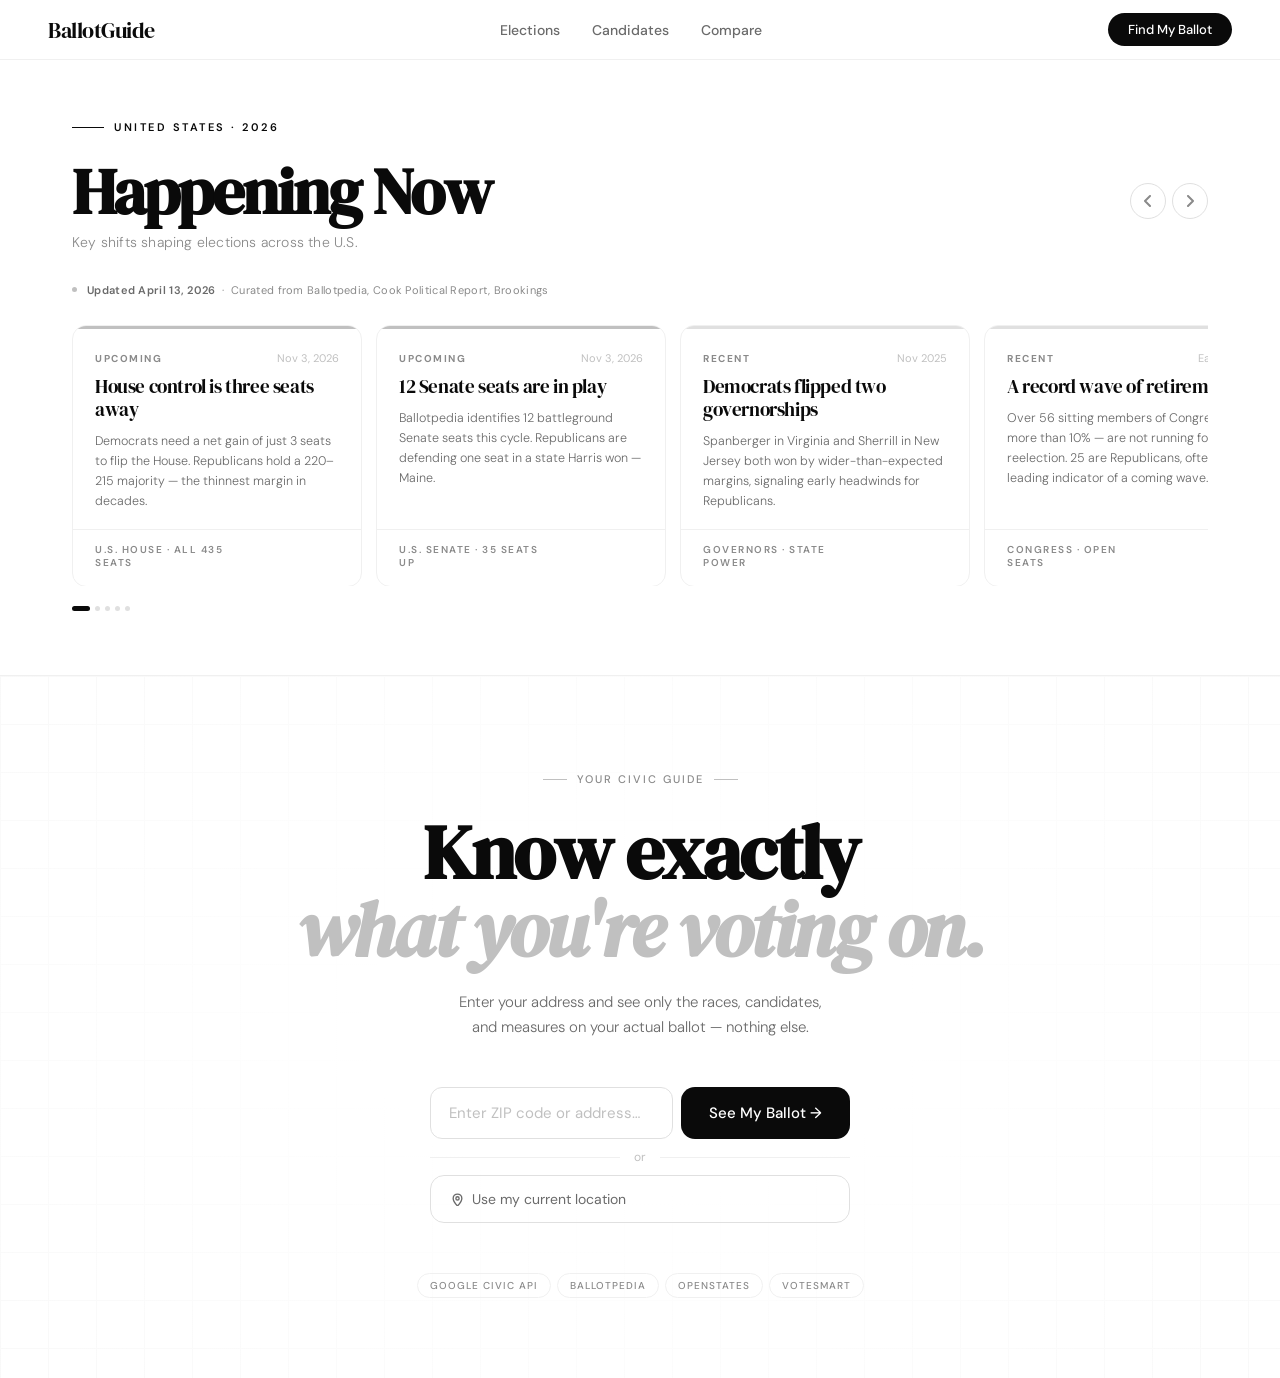
<file: index.html>
<!doctype html>
<html lang="en">
  <head>
    <meta charset="UTF-8" />
    <meta name="viewport" content="width=device-width, initial-scale=1.0" />
    <title>BallotGuide — Find Your Ballot</title>
    <link
      href="https://fonts.googleapis.com/css2?family=DM+Serif+Display:ital@0;1&family=DM+Sans:opsz,wght@9..40,300;9..40,400;9..40,500;9..40,600&display=swap"
      rel="stylesheet"
    />
    <link rel="stylesheet" href="css/styles.css" />
    <style>
      /* ── BASE ── */
      body {
        display: flex;
        flex-direction: column;
        min-height: 100vh;
      }

      /* ════════════════════════════════════════
       SECTION 1 — HAPPENING NOW
    ════════════════════════════════════════ */
      #happening-now {
        padding: 120px 72px 64px;
        background: var(--white);
        overflow: hidden;
        border-bottom: 1px solid var(--gray-100);
      }

      /* Kicker / eyebrow */
      .hn-kicker {
        display: flex;
        align-items: center;
        gap: 10px;
        margin-bottom: 28px;
      }
      .hn-kicker-line {
        width: 32px;
        height: 1px;
        background: var(--black);
      }
      .hn-kicker-text {
        font-size: 11px;
        font-weight: 600;
        letter-spacing: 2.5px;
        text-transform: uppercase;
        color: var(--black);
      }

      /* Section header row */
      .hn-head {
        display: flex;
        align-items: flex-end;
        justify-content: space-between;
        margin-bottom: 8px;
      }
      .hn-title {
        font-family: var(--serif);
        font-size: clamp(40px, 5vw, 64px);
        letter-spacing: -2px;
        color: var(--black);
        line-height: 0.95;
      }
      .hn-subtitle {
        font-size: 14px;
        color: var(--gray-400);
        font-weight: 300;
        letter-spacing: 0.2px;
        margin-bottom: 32px;
        margin-top: 10px;
      }

      /* Nav buttons */
      .hn-nav {
        display: flex;
        gap: 6px;
        align-self: flex-end;
        padding-bottom: 4px;
      }
      .hn-nav-btn {
        width: 36px;
        height: 36px;
        border-radius: 50%;
        border: 1px solid var(--gray-200);
        background: var(--white);
        cursor: pointer;
        display: flex;
        align-items: center;
        justify-content: center;
        transition: all var(--transition);
      }
      .hn-nav-btn:hover {
        border-color: var(--black);
        background: var(--black);
      }
      .hn-nav-btn:hover svg path {
        stroke: var(--white);
      }
      .hn-nav-btn svg {
        width: 12px;
        height: 12px;
        pointer-events: none;
      }
      .hn-nav-btn svg path {
        stroke: var(--gray-400);
        stroke-width: 2;
        fill: none;
        stroke-linecap: round;
        stroke-linejoin: round;
      }

      /* Meta / timestamp */
      .hn-meta {
        display: flex;
        align-items: center;
        gap: 10px;
        margin-bottom: 28px;
      }
      .hn-meta-dot {
        width: 5px;
        height: 5px;
        border-radius: 50%;
        background: var(--gray-300);
        flex-shrink: 0;
      }
      .hn-meta-text {
        font-size: 11px;
        color: var(--gray-400);
        letter-spacing: 0.3px;
      }
      .hn-meta-text strong {
        font-weight: 600;
        color: var(--gray-500);
      }

      /* Track */
      .hn-track-wrap {
        overflow: hidden;
      }
      .hn-track {
        display: flex;
        gap: 14px;
        transition: transform 0.5s cubic-bezier(0.4, 0, 0.2, 1);
        will-change: transform;
      }

      /* ── Signal Card ── */
      .signal-card {
        flex-shrink: 0;
        width: 290px;
        padding: 0;
        border: 1px solid var(--gray-100);
        border-radius: 14px;
        cursor: pointer;
        transition:
          border-color var(--transition),
          box-shadow var(--transition),
          transform var(--transition);
        background: var(--white);
        display: flex;
        flex-direction: column;
        overflow: hidden;
      }
      .signal-card:hover {
        border-color: var(--gray-300);
        box-shadow: 0 8px 32px rgba(0, 0, 0, 0.07);
        transform: translateY(-2px);
      }
      .signal-card:hover .sc-cta {
        opacity: 1;
        transform: translateX(0);
      }

      /* Top color band */
      .sc-band {
        height: 3px;
        width: 100%;
        flex-shrink: 0;
      }
      .sc-band.live {
        background: var(--black);
      }
      .sc-band.upcoming {
        background: var(--gray-300);
      }
      .sc-band.recent {
        background: var(--gray-200);
      }

      /* Card body */
      .sc-body {
        padding: 22px 22px 18px;
        display: flex;
        flex-direction: column;
        gap: 10px;
        flex: 1;
      }

      .sc-top {
        display: flex;
        align-items: center;
        justify-content: space-between;
      }
      .sc-status {
        display: inline-flex;
        align-items: center;
        gap: 5px;
        font-size: 10px;
        font-weight: 700;
        letter-spacing: 1.5px;
        text-transform: uppercase;
      }
      .sc-status.live {
        color: var(--black);
      }
      .sc-status.upcoming {
        color: var(--gray-400);
      }
      .sc-status.recent {
        color: var(--gray-400);
      }
      .sc-status.live::before {
        content: "";
        width: 5px;
        height: 5px;
        border-radius: 50%;
        background: var(--black);
        animation: pulse 1.5s ease-in-out infinite;
      }
      @keyframes pulse {
        0%,
        100% {
          opacity: 1;
        }
        50% {
          opacity: 0.25;
        }
      }

      .sc-date {
        font-size: 11px;
        color: var(--gray-300);
        font-weight: 400;
      }

      .sc-title {
        font-family: var(--serif);
        font-size: 19px;
        letter-spacing: -0.4px;
        color: var(--black);
        line-height: 1.2;
      }
      .sc-context {
        font-size: 12.5px;
        color: var(--gray-500);
        line-height: 1.6;
        font-weight: 300;
        flex: 1;
      }

      /* Card footer */
      .sc-footer {
        padding: 12px 22px 16px;
        border-top: 1px solid var(--gray-100);
        display: flex;
        align-items: center;
        justify-content: space-between;
      }
      .sc-scope {
        font-size: 10px;
        font-weight: 600;
        letter-spacing: 1.5px;
        text-transform: uppercase;
        color: var(--gray-400);
      }
      .sc-cta {
        font-size: 11px;
        color: var(--black);
        font-weight: 500;
        opacity: 0;
        transform: translateX(-4px);
        transition:
          opacity var(--transition),
          transform var(--transition);
        display: flex;
        align-items: center;
        gap: 4px;
      }
      .sc-cta::after {
        content: "→";
      }

      /* Progress dots */
      .hn-dots {
        display: flex;
        gap: 5px;
        margin-top: 20px;
      }
      .hn-dot {
        width: 5px;
        height: 5px;
        border-radius: 50%;
        background: var(--gray-200);
        cursor: pointer;
        transition:
          background var(--transition),
          transform var(--transition),
          width var(--transition);
      }
      .hn-dot.active {
        background: var(--black);
        width: 18px;
        border-radius: 3px;
      }

      /* ════════════════════════════════════════
       SECTION 2 — HERO
    ════════════════════════════════════════ */
      #page-hero {
        display: flex;
        flex-direction: column;
        align-items: center;
        justify-content: center;
        flex: 1;
        padding: 96px 24px 80px;
        background: var(--white);
        position: relative;
        overflow: hidden;
      }

      /* Subtle grid texture */
      #page-hero::before {
        content: "";
        position: absolute;
        inset: 0;
        background-image:
          linear-gradient(var(--gray-100) 1px, transparent 1px),
          linear-gradient(90deg, var(--gray-100) 1px, transparent 1px);
        background-size: 48px 48px;
        opacity: 0.4;
        pointer-events: none;
      }
      /* Fade grid out toward center */
      #page-hero::after {
        content: "";
        position: absolute;
        inset: 0;
        background: radial-gradient(
          ellipse 70% 80% at 50% 50%,
          var(--white) 30%,
          transparent 100%
        );
        pointer-events: none;
      }

      .hero-inner {
        position: relative;
        z-index: 1;
        display: flex;
        flex-direction: column;
        align-items: center;
      }

      .hero-eyebrow {
        display: flex;
        align-items: center;
        gap: 10px;
        margin-bottom: 28px;
      }
      .hero-eyebrow-line {
        width: 24px;
        height: 1px;
        background: var(--gray-300);
      }
      .hero-eyebrow-text {
        font-size: 11px;
        font-weight: 500;
        letter-spacing: 2px;
        text-transform: uppercase;
        color: var(--gray-400);
      }

      .hero-title {
        font-family: var(--serif);
        font-size: clamp(48px, 6vw, 80px);
        line-height: 1;
        letter-spacing: -2.5px;
        text-align: center;
        max-width: 720px;
        color: var(--black);
        margin-bottom: 22px;
      }
      .hero-title em {
        font-style: italic;
        color: var(--gray-300);
      }

      .hero-sub {
        font-size: 15px;
        font-weight: 300;
        color: var(--gray-500);
        text-align: center;
        max-width: 380px;
        line-height: 1.65;
        margin-bottom: 48px;
      }

      /* Input */
      .input-group {
        display: flex;
        flex-direction: column;
        gap: 10px;
        width: 100%;
        max-width: 420px;
      }
      .input-row {
        display: flex;
        gap: 8px;
      }
      .zip-input {
        flex: 1;
        padding: 15px 18px;
        border: 1px solid var(--gray-200);
        border-radius: 12px;
        font-family: var(--sans);
        font-size: 15px;
        color: var(--black);
        outline: none;
        background: var(--white);
        transition:
          border-color var(--transition),
          box-shadow var(--transition);
      }
      .zip-input::placeholder {
        color: var(--gray-300);
      }
      .zip-input:focus {
        border-color: var(--black);
        box-shadow: 0 0 0 3px rgba(0, 0, 0, 0.05);
      }
      .or-divider {
        display: flex;
        align-items: center;
        gap: 14px;
        color: var(--gray-300);
        font-size: 12px;
      }
      .or-divider::before,
      .or-divider::after {
        content: "";
        flex: 1;
        height: 1px;
        background: var(--gray-100);
      }

      /* Trust badges */
      .trust-row {
        display: flex;
        gap: 6px;
        margin-top: 40px;
        align-items: center;
        flex-wrap: wrap;
        justify-content: center;
      }
      .trust-badge {
        padding: 5px 12px;
        border: 1px solid var(--gray-100);
        border-radius: 100px;
        font-size: 10px;
        font-weight: 500;
        letter-spacing: 1px;
        text-transform: uppercase;
        color: var(--gray-400);
      }

      .error-message {
        font-size: 13px;
        color: #c44;
        padding: 10px 14px;
        background: #fff0f0;
        border-radius: 10px;
        border: 1px solid #f5c6c6;
      }
      .btn-ghost:disabled {
        opacity: 0.5;
        cursor: not-allowed;
      }

      /* ── RESPONSIVE ── */
      @media (max-width: 768px) {
        #happening-now {
          padding: 88px 20px 48px;
        }
        .hn-title {
          font-size: 36px;
        }
        .hn-head {
          flex-direction: column;
          align-items: flex-start;
          gap: 12px;
        }
        .hn-nav {
          align-self: auto;
        }
        .signal-card {
          width: 260px;
        }
        #page-hero {
          padding: 64px 20px 64px;
        }
        .hero-title {
          font-size: 40px;
          letter-spacing: -1.5px;
        }
      }
    </style>
  </head>
  <body>
    <nav>
      <a class="nav-logo" href="index.html">BallotGuide</a>
      <div class="nav-links">
        <a href="elections.html">Elections</a>
        <a href="candidate.html">Candidates</a>
        <a href="compare.html">Compare</a>
      </div>
      <a class="nav-cta" href="elections.html">Find My Ballot</a>
    </nav>

    <!-- ════════════════════════════════════════
     SECTION 1 — HAPPENING NOW
════════════════════════════════════════ -->
    <section id="happening-now">
      <div class="hn-kicker">
        <span class="hn-kicker-line"></span>
        <span class="hn-kicker-text">United States · 2026</span>
      </div>

      <div class="hn-head">
        <h2 class="hn-title">Happening Now</h2>
        <div class="hn-nav">
          <button class="hn-nav-btn" id="hn-prev" aria-label="Previous">
            <svg viewBox="0 0 12 12"><path d="M8 1L3 6l5 5" /></svg>
          </button>
          <button class="hn-nav-btn" id="hn-next" aria-label="Next">
            <svg viewBox="0 0 12 12"><path d="M4 1l5 5-5 5" /></svg>
          </button>
        </div>
      </div>

      <p class="hn-subtitle">Key shifts shaping elections across the U.S.</p>

      <div class="hn-meta" id="hn-meta"></div>

      <div class="hn-track-wrap">
        <div class="hn-track" id="hn-track"></div>
      </div>
      <div class="hn-dots" id="hn-dots"></div>
    </section>

    <!-- ════════════════════════════════════════
     SECTION 2 — HERO
════════════════════════════════════════ -->
    <section id="page-hero">
      <div class="hero-inner">
        <div class="hero-eyebrow fade-up">
          <span class="hero-eyebrow-line"></span>
          <span class="hero-eyebrow-text">Your civic guide</span>
          <span class="hero-eyebrow-line"></span>
        </div>

        <h1 class="hero-title fade-up delay-1">
          Know exactly<br /><em>what you're voting on.</em>
        </h1>

        <p class="hero-sub fade-up delay-2">
          Enter your address and see only the races, candidates, and measures on
          your actual ballot — nothing else.
        </p>

        <div class="input-group fade-up delay-3">
          <div class="input-row">
            <input
              class="zip-input"
              id="zip-input"
              type="text"
              placeholder="Enter ZIP code or address…"
              maxlength="60"
            />
            <button class="btn-primary" id="search-btn">See My Ballot →</button>
          </div>
          <div class="or-divider">or</div>
          <button class="btn-ghost" id="location-btn">
            <svg
              width="13"
              height="13"
              viewBox="0 0 24 24"
              fill="none"
              stroke="currentColor"
              stroke-width="2.5"
              stroke-linecap="round"
              stroke-linejoin="round"
            >
              <circle cx="12" cy="10" r="3" />
              <path
                d="M12 2a8 8 0 0 1 8 8c0 5.25-8 14-8 14S4 15.25 4 10a8 8 0 0 1 8-8z"
              />
            </svg>
            Use my current location
          </button>
          <div id="error-box"></div>
        </div>

        <div class="trust-row fade-up delay-4">
          <span class="trust-badge">Google Civic API</span>
          <span class="trust-badge">Ballotpedia</span>
          <span class="trust-badge">OpenStates</span>
          <span class="trust-badge">VoteSmart</span>
        </div>
      </div>
    </section>

    <script src="js/main.js"></script>
    <script>
      /* ── ZIP / Location ── */
      const searchBtn = document.getElementById("search-btn");
      const locationBtn = document.getElementById("location-btn");
      const zipInput = document.getElementById("zip-input");
      const errorBox = document.getElementById("error-box");

      function focusZip() {
        document
          .getElementById("page-hero")
          .scrollIntoView({ behavior: "smooth" });
        setTimeout(() => zipInput.focus(), 400);
      }

      function goToElections(address) {
        if (!address || address.trim().length < 3) {
          errorBox.innerHTML =
            '<div class="error-message">Please enter a valid ZIP code or address.</div>';
          return;
        }
        errorBox.innerHTML = "";
        AppState.address = address.trim();
        AppState.zip = address.trim();
        saveState();
        window.location.href = "elections.html";
      }

      searchBtn.addEventListener("click", () => goToElections(zipInput.value));
      zipInput.addEventListener("keydown", (e) => {
        if (e.key === "Enter") goToElections(zipInput.value);
      });

      locationBtn.addEventListener("click", async () => {
        locationBtn.innerHTML = "⏳ Getting location…";
        locationBtn.disabled = true;
        errorBox.innerHTML = "";
        try {
          const { lat, lng } = await getLocation();
          const address = await reverseGeocode(lat, lng);
          goToElections(address || `${lat.toFixed(4)}, ${lng.toFixed(4)}`);
        } catch {
          errorBox.innerHTML =
            '<div class="error-message">Could not get location. Please enter your address manually.</div>';
          locationBtn.innerHTML = `<svg width="13" height="13" viewBox="0 0 24 24" fill="none" stroke="currentColor" stroke-width="2.5" stroke-linecap="round" stroke-linejoin="round"><circle cx="12" cy="10" r="3"/><path d="M12 2a8 8 0 0 1 8 8c0 5.25-8 14-8 14S4 15.25 4 10a8 8 0 0 1 8-8z"/></svg> Use my current location`;
          locationBtn.disabled = false;
        }
      });

      /* ── Carousel ── */
      (async function () {
        const track = document.getElementById("hn-track");
        const dotsWrap = document.getElementById("hn-dots");
        const metaEl = document.getElementById("hn-meta");

        let signals = [];
        try {
          const res = await fetch("data/signals.json");
          const data = await res.json();
          signals = data.signals.filter((s) => s.active !== false);

          if (data._meta?.last_updated) {
            const formatted = new Date(
              data._meta.last_updated,
            ).toLocaleDateString("en-US", {
              month: "long",
              day: "numeric",
              year: "numeric",
            });
            metaEl.innerHTML = `
          <div class="hn-meta-dot"></div>
          <span class="hn-meta-text">
            <strong>Updated ${formatted}</strong>
            &nbsp;·&nbsp; Curated from Ballotpedia, Cook Political Report, Brookings
          </span>
        `;
          }
        } catch (e) {
          console.warn("Could not load signals.json", e);
          return;
        }

        const statusLabels = {
          live: "Live",
          upcoming: "Upcoming",
          recent: "Recent",
        };

        signals.forEach((s) => {
          const card = document.createElement("div");
          card.className = "signal-card";
          card.onclick = focusZip;
          card.innerHTML = `
        <div class="sc-band ${s.status}"></div>
        <div class="sc-body">
          <div class="sc-top">
            <span class="sc-status ${s.status}">${statusLabels[s.status] || s.status}</span>
            <span class="sc-date">${s.date_label}</span>
          </div>
          <div class="sc-title">${s.title}</div>
          <div class="sc-context">${s.context}</div>
        </div>
        <div class="sc-footer">
          <span class="sc-scope">${s.scope}</span>
          <span class="sc-cta">Find your ballot</span>
        </div>
      `;
          track.appendChild(card);
        });

        const cards = Array.from(track.querySelectorAll(".signal-card"));
        const total = cards.length;
        let current = 0;
        let autoTimer = null;
        if (!total) return;

        const CARD_W = () => cards[0].offsetWidth + 14;
        const VISIBLE = () =>
          Math.max(1, Math.floor(track.parentElement.offsetWidth / CARD_W()));

        cards.forEach((_, i) => {
          const d = document.createElement("div");
          d.className = "hn-dot" + (i === 0 ? " active" : "");
          d.addEventListener("click", () => {
            resetAuto();
            goTo(i);
          });
          dotsWrap.appendChild(d);
        });

        function updateDots() {
          dotsWrap
            .querySelectorAll(".hn-dot")
            .forEach((d, i) => d.classList.toggle("active", i === current));
        }

        function goTo(index) {
          const max = Math.max(0, total - VISIBLE());
          current = Math.max(0, Math.min(index, max));
          track.style.transform = `translateX(-${current * CARD_W()}px)`;
          updateDots();
        }

        document.getElementById("hn-prev").addEventListener("click", () => {
          resetAuto();
          goTo(current <= 0 ? Math.max(0, total - VISIBLE()) : current - 1);
        });
        document.getElementById("hn-next").addEventListener("click", () => {
          resetAuto();
          goTo(current >= Math.max(0, total - VISIBLE()) ? 0 : current + 1);
        });

        function resetAuto() {
          clearInterval(autoTimer);
          autoTimer = setInterval(() => {
            const max = Math.max(0, total - VISIBLE());
            goTo(current >= max ? 0 : current + 1);
          }, 5000);
        }

        track.addEventListener("mouseenter", () => clearInterval(autoTimer));
        track.addEventListener("mouseleave", resetAuto);
        window.addEventListener("resize", () => goTo(current));
        resetAuto();
      })();
    </script>
  </body>
</html>
</file>
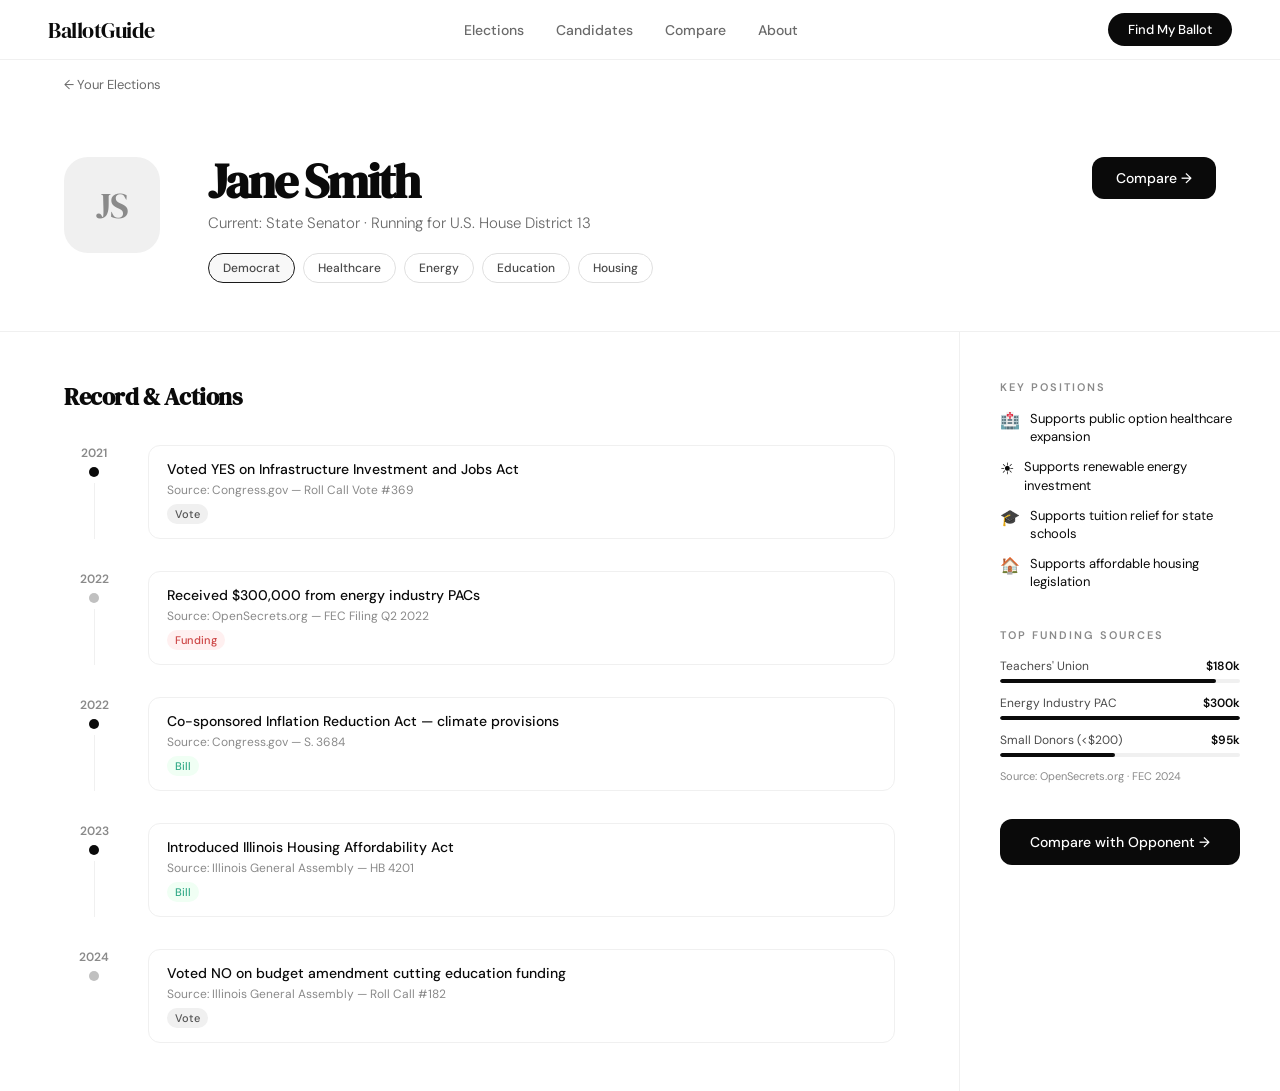
<file: candidate.html>
<!DOCTYPE html>
<html lang="en">
<head>
  <meta charset="UTF-8" />
  <meta name="viewport" content="width=device-width, initial-scale=1.0" />
  <title>BallotGuide — Candidate Profile</title>
  <link href="https://fonts.googleapis.com/css2?family=DM+Serif+Display:ital@0;1&family=DM+Sans:opsz,wght@9..40,300;9..40,400;9..40,500;9..40,600&display=swap" rel="stylesheet" />
  <link rel="stylesheet" href="css/styles.css" />
  <style>
    body { padding-top: 60px; }

    /* ── HERO ── */
    .candidate-hero {
      padding: 64px 64px 48px;
      border-bottom: 1px solid var(--gray-100);
      display: flex; gap: 48px; align-items: flex-start;
    }
    .candidate-avatar {
      width: 96px; height: 96px; border-radius: 24px;
      background: var(--gray-100); flex-shrink: 0;
      display: flex; align-items: center; justify-content: center;
      font-size: 36px; font-family: var(--serif);
      color: var(--gray-400);
    }
    .candidate-meta { flex: 1; }
    .candidate-name {
      font-family: var(--serif); font-size: 48px;
      letter-spacing: -2px; color: var(--black);
      line-height: 1; margin-bottom: 8px;
    }
    .candidate-role { font-size: 15px; color: var(--gray-500); font-weight: 300; margin-bottom: 20px; }
    .tag-row { display: flex; flex-wrap: wrap; gap: 8px; }

    /* ── BODY LAYOUT ── */
    .candidate-body { display: grid; grid-template-columns: 1fr 320px; }

    /* ── TIMELINE ── */
    .timeline-section { padding: 48px 64px; border-right: 1px solid var(--gray-100); }
    .timeline-section h3 {
      font-family: var(--serif); font-size: 24px; letter-spacing: -0.5px;
      margin-bottom: 32px;
    }

    /* ── SIDEBAR ── */
    .candidate-sidebar { padding: 48px 40px; }
    .sidebar-section { margin-bottom: 36px; }
    .sidebar-section h4 {
      font-size: 11px; font-weight: 600; letter-spacing: 2px;
      text-transform: uppercase; color: var(--gray-400); margin-bottom: 16px;
    }
    .position-item {
      display: flex; align-items: flex-start; gap: 10px;
      margin-bottom: 12px;
    }
    .pos-icon { font-size: 16px; flex-shrink: 0; }
    .pos-text { font-size: 13px; color: var(--black); line-height: 1.4; }

    .compare-btn {
      width: 100%; padding: 14px; background: var(--black); color: var(--white);
      border: none; border-radius: 12px; font-family: var(--sans);
      font-size: 14px; font-weight: 500; cursor: pointer;
      transition: opacity var(--transition); text-decoration: none;
      display: block; text-align: center;
    }
    .compare-btn:hover { opacity: 0.8; }

    .hero-compare-btn {
      padding: 12px 24px; background: var(--black); color: var(--white);
      border: none; border-radius: 12px; font-family: var(--sans);
      font-size: 14px; font-weight: 500; cursor: pointer;
      transition: opacity var(--transition); text-decoration: none;
      display: inline-flex; align-items: center; align-self: flex-start;
      white-space: nowrap;
    }
    .hero-compare-btn:hover { opacity: 0.8; }

    @media (max-width: 768px) {
      .candidate-hero { flex-direction: column; padding: 32px 24px; gap: 24px; }
      .candidate-name { font-size: 36px; }
      .candidate-body { grid-template-columns: 1fr; }
      .timeline-section { border-right: none; border-bottom: 1px solid var(--gray-100); padding: 32px 24px; }
      .candidate-sidebar { padding: 32px 24px; }
    }
  </style>
</head>
<body>

  <!-- NAV -->
  <nav>
    <a class="nav-logo" href="index.html">BallotGuide</a>
    <div class="nav-links">
      <a href="elections.html">Elections</a>
      <a href="candidate.html">Candidates</a>
      <a href="compare.html">Compare</a>
      <a href="#">About</a>
    </div>
    <a class="nav-cta" href="index.html">Find My Ballot</a>
  </nav>

  <a class="back-nav" href="elections.html">← Your Elections</a>

  <!-- HERO -->
  <div class="candidate-hero">
    <div class="candidate-avatar">JS</div>
    <div class="candidate-meta">
      <h1 class="candidate-name">Jane Smith</h1>
      <p class="candidate-role">Current: State Senator · Running for U.S. House District 13</p>
      <div class="tag-row">
        <span class="tag dem">Democrat</span>
        <span class="tag">Healthcare</span>
        <span class="tag">Energy</span>
        <span class="tag">Education</span>
        <span class="tag">Housing</span>
      </div>
    </div>
    <a class="hero-compare-btn" href="compare.html">Compare →</a>
  </div>

  <!-- BODY -->
  <div class="candidate-body">

    <!-- TIMELINE -->
    <div class="timeline-section">
      <h3>Record &amp; Actions</h3>
      <div class="timeline">

        <div class="tl-item">
          <div class="tl-left">
            <span class="tl-year">2021</span>
            <div class="tl-dot highlight"></div>
            <div class="tl-line"></div>
          </div>
          <div class="tl-content">
            <div class="tl-event">Voted YES on Infrastructure Investment and Jobs Act</div>
            <div class="tl-source">Source: Congress.gov — Roll Call Vote #369</div>
            <span class="tl-badge vote">Vote</span>
          </div>
        </div>

        <div class="tl-item">
          <div class="tl-left">
            <span class="tl-year">2022</span>
            <div class="tl-dot"></div>
            <div class="tl-line"></div>
          </div>
          <div class="tl-content">
            <div class="tl-event">Received $300,000 from energy industry PACs</div>
            <div class="tl-source">Source: OpenSecrets.org — FEC Filing Q2 2022</div>
            <span class="tl-badge funding">Funding</span>
          </div>
        </div>

        <div class="tl-item">
          <div class="tl-left">
            <span class="tl-year">2022</span>
            <div class="tl-dot highlight"></div>
            <div class="tl-line"></div>
          </div>
          <div class="tl-content">
            <div class="tl-event">Co-sponsored Inflation Reduction Act — climate provisions</div>
            <div class="tl-source">Source: Congress.gov — S. 3684</div>
            <span class="tl-badge bill">Bill</span>
          </div>
        </div>

        <div class="tl-item">
          <div class="tl-left">
            <span class="tl-year">2023</span>
            <div class="tl-dot highlight"></div>
            <div class="tl-line"></div>
          </div>
          <div class="tl-content">
            <div class="tl-event">Introduced Illinois Housing Affordability Act</div>
            <div class="tl-source">Source: Illinois General Assembly — HB 4201</div>
            <span class="tl-badge bill">Bill</span>
          </div>
        </div>

        <div class="tl-item">
          <div class="tl-left">
            <span class="tl-year">2024</span>
            <div class="tl-dot"></div>
            <div class="tl-line"></div>
          </div>
          <div class="tl-content">
            <div class="tl-event">Voted NO on budget amendment cutting education funding</div>
            <div class="tl-source">Source: Illinois General Assembly — Roll Call #182</div>
            <span class="tl-badge vote">Vote</span>
          </div>
        </div>

      </div>
    </div>

    <!-- SIDEBAR -->
    <div class="candidate-sidebar">
      <div class="sidebar-section">
        <h4>Key Positions</h4>
        <div class="position-item">
          <span class="pos-icon">🏥</span>
          <span class="pos-text">Supports public option healthcare expansion</span>
        </div>
        <div class="position-item">
          <span class="pos-icon">☀️</span>
          <span class="pos-text">Supports renewable energy investment</span>
        </div>
        <div class="position-item">
          <span class="pos-icon">🎓</span>
          <span class="pos-text">Supports tuition relief for state schools</span>
        </div>
        <div class="position-item">
          <span class="pos-icon">🏠</span>
          <span class="pos-text">Supports affordable housing legislation</span>
        </div>
      </div>

      <div class="sidebar-section">
        <h4>Top Funding Sources</h4>
        <div class="funding-bar">
          <div class="fb-row">
            <span class="fb-label-text">Teachers' Union</span>
            <span class="fb-amount">$180k</span>
          </div>
          <div class="fb-track"><div class="fb-fill" style="width:90%"></div></div>
        </div>
        <div class="funding-bar">
          <div class="fb-row">
            <span class="fb-label-text">Energy Industry PAC</span>
            <span class="fb-amount">$300k</span>
          </div>
          <div class="fb-track"><div class="fb-fill" style="width:100%"></div></div>
        </div>
        <div class="funding-bar">
          <div class="fb-row">
            <span class="fb-label-text">Small Donors (&lt;$200)</span>
            <span class="fb-amount">$95k</span>
          </div>
          <div class="fb-track"><div class="fb-fill" style="width:48%"></div></div>
        </div>
        <p style="font-size:11px;color:var(--gray-400);margin-top:8px;">Source: OpenSecrets.org · FEC 2024</p>
      </div>

      <a class="compare-btn" href="compare.html">Compare with Opponent →</a>
    </div>

  </div>

  <script src="js/main.js"></script>
</body>
</html>
</file>
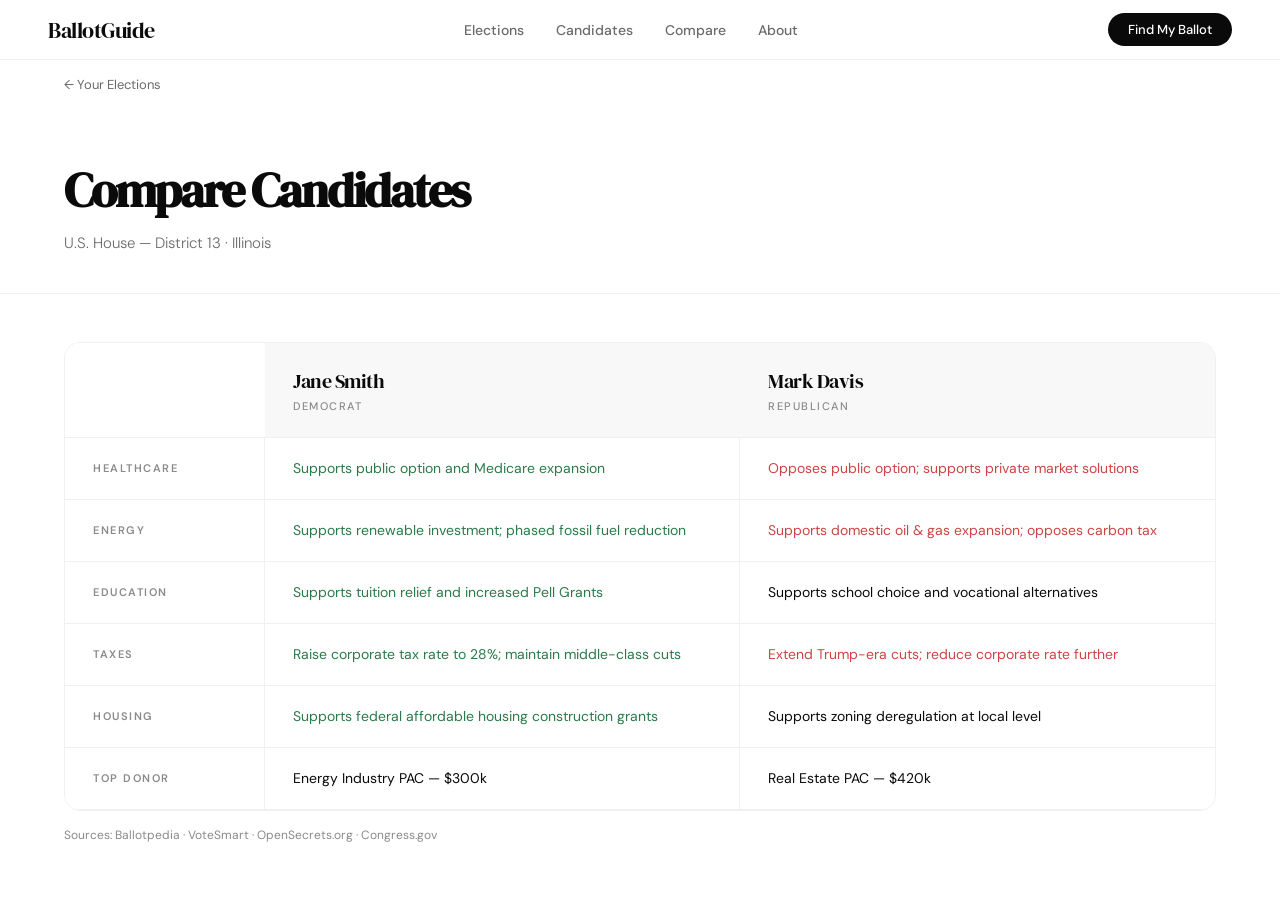
<file: compare.html>
<!DOCTYPE html>
<html lang="en">
<head>
  <meta charset="UTF-8" />
  <meta name="viewport" content="width=device-width, initial-scale=1.0" />
  <title>BallotGuide — Compare Candidates</title>
  <link href="https://fonts.googleapis.com/css2?family=DM+Serif+Display:ital@0;1&family=DM+Sans:opsz,wght@9..40,300;9..40,400;9..40,500;9..40,600&display=swap" rel="stylesheet" />
  <link rel="stylesheet" href="css/styles.css" />
  <style>
    body { padding-top: 60px; }

    .compare-hero {
      padding: 64px 64px 40px;
      border-bottom: 1px solid var(--gray-100);
    }
    .compare-title {
      font-family: var(--serif); font-size: 48px; letter-spacing: -2px;
      margin-bottom: 10px;
    }
    .compare-subtitle { font-size: 15px; color: var(--gray-500); font-weight: 300; }

    .compare-grid { padding: 48px 64px; }

    .compare-sources {
      font-size: 12px; color: var(--gray-400); margin-top: 16px;
    }

    @media (max-width: 768px) {
      .compare-hero, .compare-grid { padding: 32px 24px; }
      .compare-title { font-size: 36px; }
      .compare-candidates { grid-template-columns: 80px 1fr 1fr !important; }
      .compare-cell { padding: 14px 12px !important; font-size: 12px !important; }
      .cc-header { padding: 16px 12px !important; }
      .cc-cand-name { font-size: 15px !important; }
    }
  </style>
</head>
<body>

  <!-- NAV -->
  <nav>
    <a class="nav-logo" href="index.html">BallotGuide</a>
    <div class="nav-links">
      <a href="elections.html">Elections</a>
      <a href="candidate.html">Candidates</a>
      <a href="compare.html">Compare</a>
      <a href="#">About</a>
    </div>
    <a class="nav-cta" href="index.html">Find My Ballot</a>
  </nav>

  <a class="back-nav" href="elections.html">← Your Elections</a>

  <!-- HERO -->
  <div class="compare-hero">
    <h1 class="compare-title">Compare Candidates</h1>
    <p class="compare-subtitle">U.S. House — District 13 · Illinois</p>
  </div>

  <!-- COMPARE TABLE -->
  <div class="compare-grid">
    <div class="compare-candidates">

      <!-- Header row -->
      <div class="cc-header label-col"></div>
      <div class="cc-header">
        <div class="cc-cand-name">Jane Smith</div>
        <div class="cc-cand-party">Democrat</div>
      </div>
      <div class="cc-header">
        <div class="cc-cand-name">Mark Davis</div>
        <div class="cc-cand-party">Republican</div>
      </div>

      <!-- Healthcare -->
      <div class="compare-row">
        <div class="compare-cell category">Healthcare</div>
        <div class="compare-cell support">Supports public option and Medicare expansion</div>
        <div class="compare-cell oppose">Opposes public option; supports private market solutions</div>
      </div>

      <!-- Energy -->
      <div class="compare-row">
        <div class="compare-cell category">Energy</div>
        <div class="compare-cell support">Supports renewable investment; phased fossil fuel reduction</div>
        <div class="compare-cell oppose">Supports domestic oil &amp; gas expansion; opposes carbon tax</div>
      </div>

      <!-- Education -->
      <div class="compare-row">
        <div class="compare-cell category">Education</div>
        <div class="compare-cell support">Supports tuition relief and increased Pell Grants</div>
        <div class="compare-cell">Supports school choice and vocational alternatives</div>
      </div>

      <!-- Taxes -->
      <div class="compare-row">
        <div class="compare-cell category">Taxes</div>
        <div class="compare-cell support">Raise corporate tax rate to 28%; maintain middle-class cuts</div>
        <div class="compare-cell oppose">Extend Trump-era cuts; reduce corporate rate further</div>
      </div>

      <!-- Housing -->
      <div class="compare-row">
        <div class="compare-cell category">Housing</div>
        <div class="compare-cell support">Supports federal affordable housing construction grants</div>
        <div class="compare-cell">Supports zoning deregulation at local level</div>
      </div>

      <!-- Top Funding -->
      <div class="compare-row">
        <div class="compare-cell category">Top Donor</div>
        <div class="compare-cell">Energy Industry PAC — $300k</div>
        <div class="compare-cell">Real Estate PAC — $420k</div>
      </div>

    </div>

    <p class="compare-sources">
      Sources: Ballotpedia · VoteSmart · OpenSecrets.org · Congress.gov
    </p>
  </div>

  <script src="js/main.js"></script>
</body>
</html>
</file>
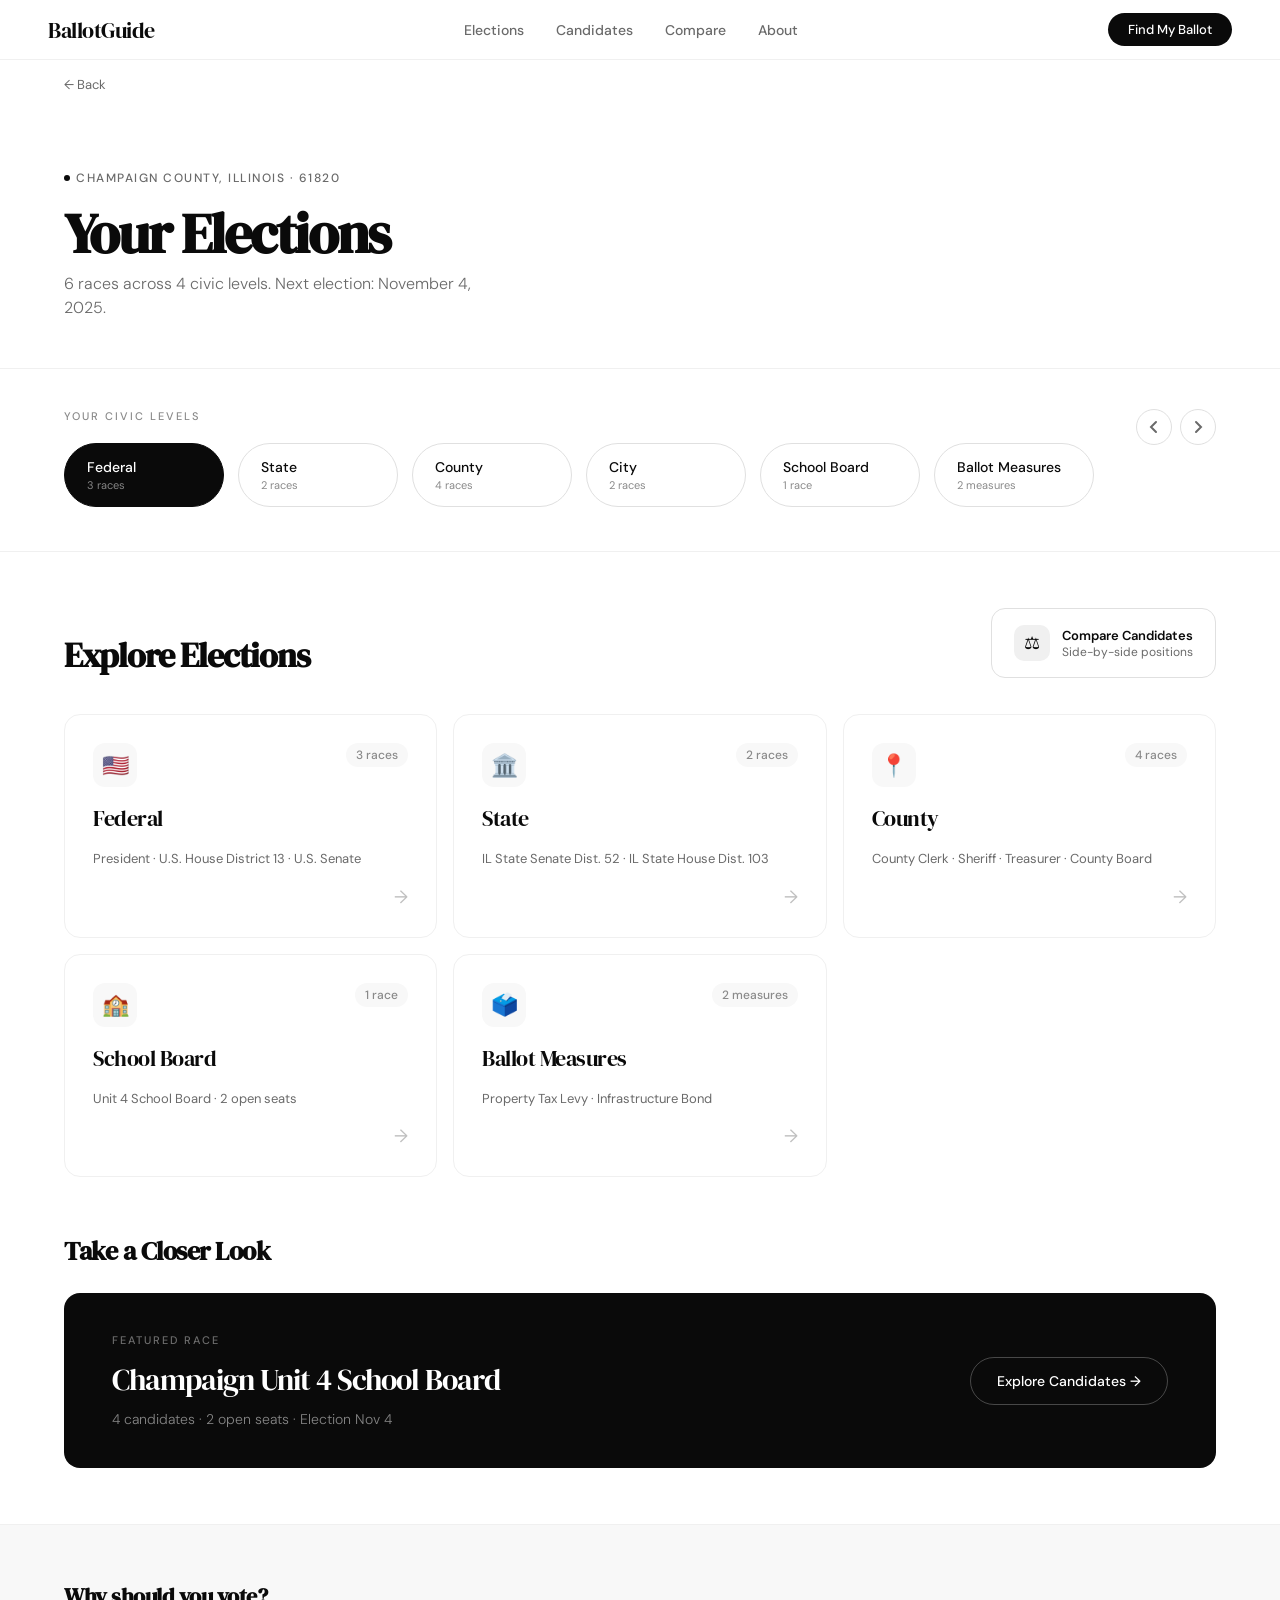
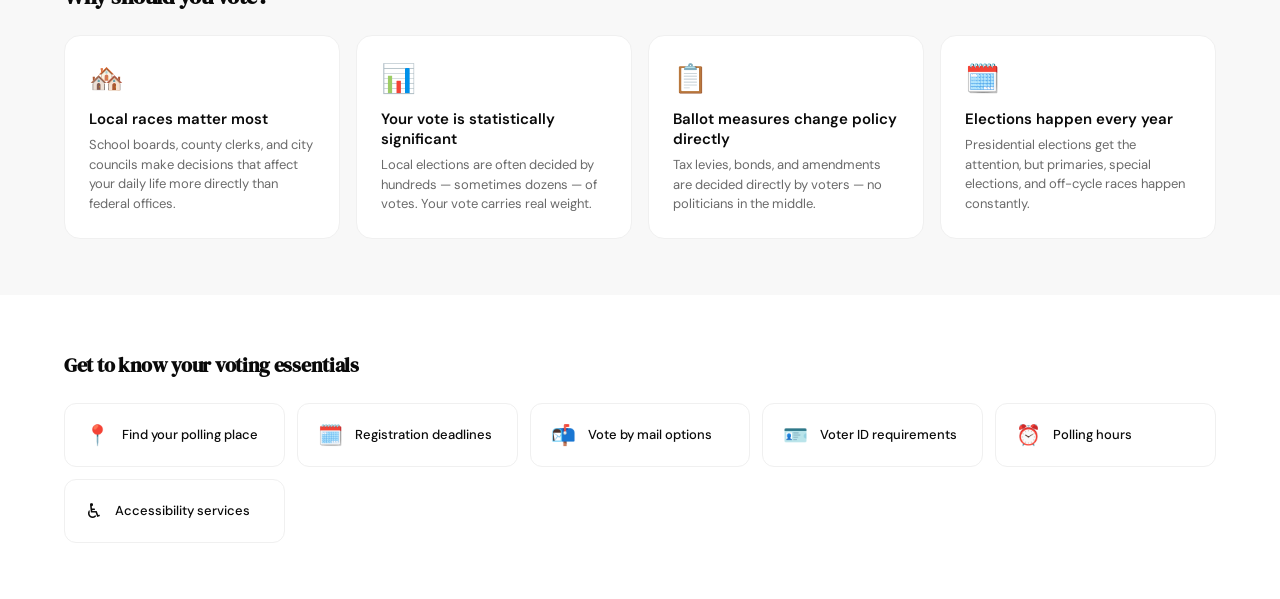
<file: elections.html>
<!DOCTYPE html>
<html lang="en">
<head>
  <meta charset="UTF-8" />
  <meta name="viewport" content="width=device-width, initial-scale=1.0" />
  <title>BallotGuide — Your Elections</title>
  <link href="https://fonts.googleapis.com/css2?family=DM+Serif+Display:ital@0;1&family=DM+Sans:opsz,wght@9..40,300;9..40,400;9..40,500;9..40,600&display=swap" rel="stylesheet" />
  <link rel="stylesheet" href="css/styles.css" />
  <style>
    body { padding-top: 60px; }

    /* ── HERO ── */
    .elections-hero {
      padding: 72px 64px 48px;
      border-bottom: 1px solid var(--gray-100);
    }
    .elections-location-tag {
      display: inline-flex; align-items: center; gap: 6px;
      font-size: 12px; font-weight: 500; letter-spacing: 1.5px;
      text-transform: uppercase; color: var(--gray-500);
      margin-bottom: 20px;
    }
    .loc-dot {
      width: 6px; height: 6px; border-radius: 50%;
      background: var(--black); display: inline-block;
    }
    .elections-title {
      font-family: var(--serif); font-size: 56px;
      letter-spacing: -2px; line-height: 1.0;
      color: var(--black); margin-bottom: 10px;
      width: 420px;
    }
    .elections-subtitle {
      font-size: 16px; color: var(--gray-500); font-weight: 300;
      max-width: 440px; line-height: 1.5;
    }

    /* ── CAROUSEL ── */
    .carousel-section {
      padding: 40px 64px;
      border-bottom: 1px solid var(--gray-100);
      position: relative;
    }
    .carousel-track {
      display: flex; gap: 14px; overflow-x: auto;
      scrollbar-width: none; scroll-behavior: smooth;
      padding-bottom: 4px;
    }
    .carousel-track::-webkit-scrollbar { display: none; }

    /* ── EXPLORE SECTION ── */
    .explore-section { padding: 56px 64px; }
    .section-header {
      display: flex; align-items: flex-end;
      justify-content: space-between; margin-bottom: 36px;
    }
    .section-h2 {
      font-family: var(--serif); font-size: 34px;
      letter-spacing: -1px; color: var(--black);
      width: 420px;
    }

    /* ── FEATURED / TAKE A CLOSER LOOK ── */
    .featured-section { padding: 0 64px 56px; }
    .section-h3 {
      font-family: var(--serif); font-size: 26px;
      letter-spacing: -0.5px; color: var(--black);
      margin-bottom: 24px;
    }

    /* ── WHY VOTE ── */
    .why-vote-section {
      padding: 56px 64px;
      background: var(--gray-50);
      border-top: 1px solid var(--gray-100);
    }
    .section-h4 {
      font-family: var(--serif); font-size: 22px;
      letter-spacing: -0.5px; color: var(--black);
      margin-bottom: 24px;
    }
    .why-cards {
      display: grid; grid-template-columns: repeat(auto-fill, minmax(220px, 1fr));
      gap: 16px;
    }
    .why-card {
      padding: 24px; background: var(--white);
      border: 1.5px solid var(--gray-100); border-radius: var(--radius);
    }
    .why-card .wc-icon { font-size: 28px; margin-bottom: 12px; }
    .why-card .wc-title { font-size: 15px; font-weight: 600; color: var(--black); margin-bottom: 6px; }
    .why-card .wc-text { font-size: 13px; color: var(--gray-500); line-height: 1.5; }

    /* ── VOTING ESSENTIALS ── */
    .essentials-section { padding: 56px 64px; }
    .section-h5 {
      font-family: var(--serif); font-size: 20px;
      letter-spacing: -0.3px; color: var(--black);
      margin-bottom: 24px;
    }
    .essentials-grid {
      display: grid; grid-template-columns: repeat(auto-fill, minmax(200px, 1fr));
      gap: 12px;
    }
    .essential-item {
      padding: 18px 20px; border: 1.5px solid var(--gray-100);
      border-radius: 12px; display: flex; align-items: center;
      gap: 12px; cursor: pointer; transition: all var(--transition);
      background: var(--white); text-decoration: none; color: inherit;
    }
    .essential-item:hover { border-color: var(--black); }
    .essential-item .ei-icon { font-size: 20px; flex-shrink: 0; }
    .essential-item .ei-text { font-size: 13px; font-weight: 500; color: var(--black); }
  </style>
</head>
<body>

  <!-- NAV -->
  <nav>
    <a class="nav-logo" href="index.html">BallotGuide</a>
    <div class="nav-links">
      <a href="elections.html">Elections</a>
      <a href="candidate.html">Candidates</a>
      <a href="compare.html">Compare</a>
      <a href="#">About</a>
    </div>
    <a class="nav-cta" href="index.html">Find My Ballot</a>
  </nav>

  <a class="back-nav" href="index.html">← Back</a>

  <!-- HERO -->
  <div class="elections-hero">
    <div class="elections-location-tag">
      <span class="loc-dot"></span>
      Champaign County, Illinois · 61820
    </div>
    <h1 class="elections-title">Your Elections</h1>
    <p class="elections-subtitle">6 races across 4 civic levels. Next election: November 4, 2025.</p>
  </div>

  <!-- DISTRICT CAROUSEL -->
  <div class="carousel-section">
    <div class="section-label">Your Civic Levels</div>
    <div class="carousel-nav">
      <button class="cnav-btn" onclick="scrollCarousel(-1)">
        <svg viewBox="0 0 14 14"><path d="M9 2L4 7l5 5" /></svg>
      </button>
      <button class="cnav-btn" onclick="scrollCarousel(1)">
        <svg viewBox="0 0 14 14"><path d="M5 2l5 5-5 5" /></svg>
      </button>
    </div>
    <div class="carousel-track" id="carousel">
      <div class="district-chip active" onclick="setActiveChip(this)">
        <span class="chip-name">Federal</span>
        <span class="chip-sub">3 races</span>
      </div>
      <div class="district-chip" onclick="setActiveChip(this)">
        <span class="chip-name">State</span>
        <span class="chip-sub">2 races</span>
      </div>
      <div class="district-chip" onclick="setActiveChip(this)">
        <span class="chip-name">County</span>
        <span class="chip-sub">4 races</span>
      </div>
      <div class="district-chip" onclick="setActiveChip(this)">
        <span class="chip-name">City</span>
        <span class="chip-sub">2 races</span>
      </div>
      <div class="district-chip" onclick="setActiveChip(this)">
        <span class="chip-name">School Board</span>
        <span class="chip-sub">1 race</span>
      </div>
      <div class="district-chip" onclick="setActiveChip(this)">
        <span class="chip-name">Ballot Measures</span>
        <span class="chip-sub">2 measures</span>
      </div>
    </div>
  </div>

  <!-- EXPLORE ELECTIONS -->
  <div class="explore-section">
    <div class="section-header">
      <h2 class="section-h2">Explore Elections</h2>
      <a class="compare-tile" href="compare.html">
        <div class="compare-icon">⚖️</div>
        <div class="compare-tile-text">
          <div class="ct-title">Compare Candidates</div>
          <div class="ct-sub">Side-by-side positions</div>
        </div>
      </a>
    </div>

    <div class="election-cards">
      <a class="election-card" href="candidate.html">
        <div class="ec-top">
          <div class="ec-icon">🇺🇸</div>
          <span class="ec-count">3 races</span>
        </div>
        <div class="ec-title">Federal</div>
        <div class="ec-offices">President · U.S. House District 13 · U.S. Senate</div>
        <div class="ec-arrow">→</div>
      </a>
      <a class="election-card" href="candidate.html">
        <div class="ec-top">
          <div class="ec-icon">🏛️</div>
          <span class="ec-count">2 races</span>
        </div>
        <div class="ec-title">State</div>
        <div class="ec-offices">IL State Senate Dist. 52 · IL State House Dist. 103</div>
        <div class="ec-arrow">→</div>
      </a>
      <a class="election-card" href="candidate.html">
        <div class="ec-top">
          <div class="ec-icon">📍</div>
          <span class="ec-count">4 races</span>
        </div>
        <div class="ec-title">County</div>
        <div class="ec-offices">County Clerk · Sheriff · Treasurer · County Board</div>
        <div class="ec-arrow">→</div>
      </a>
      <a class="election-card" href="candidate.html">
        <div class="ec-top">
          <div class="ec-icon">🏫</div>
          <span class="ec-count">1 race</span>
        </div>
        <div class="ec-title">School Board</div>
        <div class="ec-offices">Unit 4 School Board · 2 open seats</div>
        <div class="ec-arrow">→</div>
      </a>
      <a class="election-card" href="candidate.html">
        <div class="ec-top">
          <div class="ec-icon">🗳️</div>
          <span class="ec-count">2 measures</span>
        </div>
        <div class="ec-title">Ballot Measures</div>
        <div class="ec-offices">Property Tax Levy · Infrastructure Bond</div>
        <div class="ec-arrow">→</div>
      </a>
    </div>
  </div>

  <!-- TAKE A CLOSER LOOK -->
  <div class="featured-section">
    <h3 class="section-h3">Take a Closer Look</h3>
    <a class="featured-banner" href="candidate.html">
      <div>
        <div class="fb-label">Featured Race</div>
        <div class="fb-title">Champaign Unit 4 School Board</div>
        <div class="fb-meta">4 candidates · 2 open seats · Election Nov 4</div>
      </div>
      <div class="fb-cta">Explore Candidates →</div>
    </a>
  </div>

  <!-- WHY SHOULD YOU VOTE -->
  <div class="why-vote-section">
    <h4 class="section-h4">Why should you vote?</h4>
    <div class="why-cards">
      <div class="why-card">
        <div class="wc-icon">🏘️</div>
        <div class="wc-title">Local races matter most</div>
        <div class="wc-text">School boards, county clerks, and city councils make decisions that affect your daily life more directly than federal offices.</div>
      </div>
      <div class="why-card">
        <div class="wc-icon">📊</div>
        <div class="wc-title">Your vote is statistically significant</div>
        <div class="wc-text">Local elections are often decided by hundreds — sometimes dozens — of votes. Your vote carries real weight.</div>
      </div>
      <div class="why-card">
        <div class="wc-icon">📋</div>
        <div class="wc-title">Ballot measures change policy directly</div>
        <div class="wc-text">Tax levies, bonds, and amendments are decided directly by voters — no politicians in the middle.</div>
      </div>
      <div class="why-card">
        <div class="wc-icon">🗓️</div>
        <div class="wc-title">Elections happen every year</div>
        <div class="wc-text">Presidential elections get the attention, but primaries, special elections, and off-cycle races happen constantly.</div>
      </div>
    </div>
  </div>

  <!-- VOTING ESSENTIALS -->
  <div class="essentials-section">
    <h5 class="section-h5">Get to know your voting essentials</h5>
    <div class="essentials-grid">
      <a class="essential-item" href="#">
        <span class="ei-icon">📍</span>
        <span class="ei-text">Find your polling place</span>
      </a>
      <a class="essential-item" href="#">
        <span class="ei-icon">🗓️</span>
        <span class="ei-text">Registration deadlines</span>
      </a>
      <a class="essential-item" href="#">
        <span class="ei-icon">📬</span>
        <span class="ei-text">Vote by mail options</span>
      </a>
      <a class="essential-item" href="#">
        <span class="ei-icon">🪪</span>
        <span class="ei-text">Voter ID requirements</span>
      </a>
      <a class="essential-item" href="#">
        <span class="ei-icon">⏰</span>
        <span class="ei-text">Polling hours</span>
      </a>
      <a class="essential-item" href="#">
        <span class="ei-icon">♿</span>
        <span class="ei-text">Accessibility services</span>
      </a>
    </div>
  </div>

  <script src="js/main.js"></script>
</body>
</html>
</file>
<file: css/styles.css>
*, *::before, *::after { box-sizing: border-box; margin: 0; padding: 0; }

:root {
  --black: #0a0a0a;
  --gray-900: #1a1a1a;
  --gray-700: #3a3a3a;
  --gray-600: #4a4a4a;
  --gray-500: #6a6a6a;
  --gray-400: #8a8a8a;
  --gray-300: #c0c0c0;
  --gray-200: #e0e0e0;
  --gray-100: #f0f0f0;
  --gray-50: #f8f8f8;
  --white: #ffffff;
  --serif: 'DM Serif Display', Georgia, serif;
  --sans: 'DM Sans', system-ui, sans-serif;
  --radius: 16px;
  --transition: 0.22s cubic-bezier(0.4,0,0.2,1);
}

html { scroll-behavior: smooth; }

body {
  font-family: var(--sans);
  background: var(--white);
  color: var(--black);
  min-height: 100vh;
  overflow-x: hidden;
}

/* ── NAV ── */
nav {
  position: fixed; top: 0; left: 0; right: 0; z-index: 100;
  display: flex; align-items: center; justify-content: space-between;
  padding: 0 48px; height: 60px;
  background: rgba(255,255,255,0.88);
  backdrop-filter: blur(20px) saturate(180%);
  border-bottom: 1px solid rgba(0,0,0,0.06);
}
.nav-logo {
  font-family: var(--serif); font-size: 22px; letter-spacing: -0.5px;
  color: var(--black); cursor: pointer; text-decoration: none;
}
.nav-links { display: flex; gap: 32px; }
.nav-links a {
  font-size: 14px; font-weight: 500; color: var(--gray-500);
  text-decoration: none; transition: color var(--transition);
}
.nav-links a:hover { color: var(--black); }
.nav-cta {
  padding: 8px 20px; background: var(--black); color: var(--white);
  border: none; border-radius: 100px; font-family: var(--sans);
  font-size: 13px; font-weight: 500; cursor: pointer;
  transition: opacity var(--transition); text-decoration: none;
  display: inline-flex; align-items: center;
}
.nav-cta:hover { opacity: 0.8; }

/* ── BACK NAV ── */
.back-nav {
  padding: 16px 64px 0;
  display: flex; align-items: center; gap: 8px;
  font-size: 13px; color: var(--gray-500); cursor: pointer;
  transition: color var(--transition); text-decoration: none;
  width: fit-content;
}
.back-nav:hover { color: var(--black); }

/* ── BUTTONS ── */
.btn-primary {
  padding: 16px 28px; background: var(--black); color: var(--white);
  border: none; border-radius: 14px; font-family: var(--sans);
  font-size: 15px; font-weight: 500; cursor: pointer; white-space: nowrap;
  transition: opacity var(--transition), transform var(--transition);
  text-decoration: none; display: inline-flex; align-items: center;
}
.btn-primary:hover { opacity: 0.85; transform: translateY(-1px); }
.btn-primary:active { transform: translateY(0); }

.btn-ghost {
  padding: 14px 20px; background: transparent; color: var(--gray-500);
  border: 1.5px solid var(--gray-200); border-radius: 14px;
  font-family: var(--sans); font-size: 14px; font-weight: 400;
  cursor: pointer; transition: all var(--transition);
  display: flex; align-items: center; gap: 8px; text-decoration: none;
}
.btn-ghost:hover { border-color: var(--gray-500); color: var(--black); }

/* ── ANIMATIONS ── */
.fade-up {
  opacity: 0; transform: translateY(24px);
  animation: fadeUp 0.5s cubic-bezier(0.4,0,0.2,1) forwards;
}
@keyframes fadeUp {
  to { opacity: 1; transform: translateY(0); }
}
.delay-1 { animation-delay: 0.1s; }
.delay-2 { animation-delay: 0.2s; }
.delay-3 { animation-delay: 0.3s; }
.delay-4 { animation-delay: 0.4s; }

/* ── SHARED SECTION LABELS ── */
.section-label {
  font-size: 11px; font-weight: 500; letter-spacing: 2px;
  text-transform: uppercase; color: var(--gray-400);
  margin-bottom: 20px;
}

/* ── TAGS ── */
.tag {
  padding: 6px 14px; border: 1.5px solid var(--gray-200);
  border-radius: 100px; font-size: 12px; font-weight: 500;
  color: var(--gray-600);
}
.tag.dem { border-color: #1a1a1a; background: var(--gray-50); }

/* ── DISTRICT CHIPS ── */
.district-chip {
  flex-shrink: 0; padding: 14px 22px;
  border: 1.5px solid var(--gray-200); border-radius: 100px;
  cursor: pointer; transition: all var(--transition);
  display: flex; flex-direction: column; gap: 2px;
  background: var(--white); min-width: 160px;
}
.district-chip:hover, .district-chip.active {
  border-color: var(--black); background: var(--black);
}
.district-chip:hover .chip-name,
.district-chip.active .chip-name { color: var(--white); }
.district-chip:hover .chip-sub,
.district-chip.active .chip-sub { color: rgba(255,255,255,0.5); }
.chip-name { font-size: 14px; font-weight: 500; color: var(--black); }
.chip-sub { font-size: 11px; color: var(--gray-400); }

/* ── ELECTION CARDS ── */
.election-cards {
  display: grid; grid-template-columns: repeat(auto-fill, minmax(280px, 1fr));
  gap: 16px;
}
.election-card {
  padding: 28px; border: 1.5px solid var(--gray-100); border-radius: var(--radius);
  cursor: pointer; transition: all var(--transition);
  display: flex; flex-direction: column; gap: 16px;
  background: var(--white); text-decoration: none; color: inherit;
}
.election-card:hover { border-color: var(--black); box-shadow: 0 8px 32px rgba(0,0,0,0.08); transform: translateY(-2px); }
.ec-top { display: flex; align-items: flex-start; justify-content: space-between; }
.ec-icon {
  width: 44px; height: 44px; background: var(--gray-50);
  border-radius: 12px; display: flex; align-items: center;
  justify-content: center; font-size: 22px;
}
.ec-count {
  font-size: 12px; font-weight: 500; color: var(--gray-400);
  background: var(--gray-50); padding: 4px 10px; border-radius: 100px;
}
.ec-title { font-family: var(--serif); font-size: 22px; letter-spacing: -0.5px; color: var(--black); }
.ec-offices { font-size: 13px; color: var(--gray-500); line-height: 1.5; }
.ec-arrow { font-size: 18px; color: var(--gray-300); align-self: flex-end; }

/* ── FEATURED BANNER ── */
.featured-banner {
  background: var(--black); color: var(--white);
  border-radius: var(--radius); padding: 40px 48px;
  display: flex; align-items: center; justify-content: space-between;
  cursor: pointer; transition: opacity var(--transition);
  gap: 32px; text-decoration: none;
}
.featured-banner:hover { opacity: 0.92; }
.fb-label {
  font-size: 11px; font-weight: 500; letter-spacing: 2px;
  text-transform: uppercase; color: rgba(255,255,255,0.4);
  margin-bottom: 12px;
}
.fb-title { font-family: var(--serif); font-size: 30px; letter-spacing: -1px; margin-bottom: 10px; color: var(--white); }
.fb-meta { font-size: 14px; color: rgba(255,255,255,0.5); font-weight: 300; }
.fb-cta {
  flex-shrink: 0; padding: 14px 26px;
  border: 1.5px solid rgba(255,255,255,0.25); border-radius: 100px;
  font-size: 14px; font-weight: 500; color: var(--white);
  white-space: nowrap;
}

/* ── COMPARE TILE ── */
.compare-tile {
  display: flex; align-items: center; gap: 12px;
  padding: 16px 22px; border: 1.5px solid var(--gray-200);
  border-radius: 14px; cursor: pointer;
  transition: all var(--transition); background: var(--white);
  max-width: 240px; text-decoration: none; color: inherit;
}
.compare-tile:hover { border-color: var(--black); }
.compare-icon {
  width: 36px; height: 36px; background: var(--gray-100);
  border-radius: 10px; display: flex; align-items: center; justify-content: center;
  flex-shrink: 0; font-size: 18px;
}
.compare-tile-text .ct-title { font-size: 13px; font-weight: 600; color: var(--black); }
.compare-tile-text .ct-sub { font-size: 12px; color: var(--gray-500); }

/* ── TIMELINE ── */
.timeline { display: flex; flex-direction: column; gap: 0; }
.tl-item {
  display: flex; gap: 24px; position: relative;
  padding-bottom: 32px;
}
.tl-item:last-child { padding-bottom: 0; }
.tl-item:last-child .tl-line { display: none; }
.tl-left { display: flex; flex-direction: column; align-items: center; width: 60px; flex-shrink: 0; }
.tl-year { font-size: 12px; font-weight: 600; color: var(--gray-400); text-align: center; }
.tl-dot {
  width: 10px; height: 10px; border-radius: 50%;
  background: var(--gray-300); margin: 6px 0; flex-shrink: 0;
}
.tl-dot.highlight { background: var(--black); }
.tl-line { width: 1px; flex: 1; background: var(--gray-100); min-height: 20px; }
.tl-content {
  flex: 1; padding: 14px 18px; border: 1.5px solid var(--gray-100);
  border-radius: 12px; background: var(--white);
}
.tl-event { font-size: 14px; font-weight: 500; color: var(--black); margin-bottom: 4px; }
.tl-source { font-size: 12px; color: var(--gray-400); }
.tl-badge {
  display: inline-block; padding: 3px 8px; border-radius: 100px;
  font-size: 11px; font-weight: 500; margin-top: 6px;
}
.tl-badge.vote { background: #f0f0f0; color: #555; }
.tl-badge.funding { background: #fff0f0; color: #c44; }
.tl-badge.bill { background: #f0fff4; color: #3a8; }

/* ── FUNDING BARS ── */
.funding-bar { margin-bottom: 12px; }
.funding-bar .fb-row { display: flex; justify-content: space-between; font-size: 12px; margin-bottom: 5px; }
.funding-bar .fb-label-text { color: var(--gray-600); }
.funding-bar .fb-amount { font-weight: 600; color: var(--black); }
.fb-track {
  height: 4px; background: var(--gray-100); border-radius: 100px; overflow: hidden;
}
.fb-fill { height: 100%; background: var(--black); border-radius: 100px; }

/* ── COMPARE TABLE ── */
.compare-candidates {
  display: grid; grid-template-columns: 200px 1fr 1fr; gap: 0;
  border: 1.5px solid var(--gray-100); border-radius: var(--radius); overflow: hidden;
}
.cc-header {
  background: var(--gray-50); padding: 24px 28px;
  border-bottom: 1.5px solid var(--gray-100);
  display: flex; flex-direction: column; gap: 4px;
}
.cc-header.label-col { background: var(--white); }
.cc-cand-name { font-family: var(--serif); font-size: 20px; letter-spacing: -0.5px; }
.cc-cand-party {
  font-size: 11px; font-weight: 500; letter-spacing: 1.5px;
  text-transform: uppercase; color: var(--gray-400);
}
.compare-row { display: contents; }
.compare-cell {
  padding: 20px 28px;
  border-bottom: 1px solid var(--gray-100);
  border-right: 1px solid var(--gray-100);
  font-size: 14px; color: var(--black); line-height: 1.5;
}
.compare-cell.category {
  font-size: 11px; font-weight: 600; letter-spacing: 1.5px;
  text-transform: uppercase; color: var(--gray-400);
  background: var(--white); display: flex; align-items: center;
}
.compare-cell.support { color: #2a7a4a; }
.compare-cell.oppose { color: #c44; }
.compare-cell:last-child { border-right: none; }

/* ── CAROUSEL NAV ── */
.carousel-nav {
  position: absolute; right: 64px; top: 40px;
  display: flex; gap: 8px;
}
.cnav-btn {
  width: 36px; height: 36px; border-radius: 50%;
  border: 1.5px solid var(--gray-200); background: var(--white);
  cursor: pointer; display: flex; align-items: center; justify-content: center;
  transition: all var(--transition);
}
.cnav-btn:hover { border-color: var(--black); background: var(--black); }
.cnav-btn:hover svg path { stroke: var(--white); }
.cnav-btn svg { width: 14px; height: 14px; }
.cnav-btn svg path { stroke: var(--gray-500); stroke-width: 2; fill: none; stroke-linecap: round; }

/* ── OR DIVIDER ── */
.or-divider {
  display: flex; align-items: center; gap: 16px;
  color: var(--gray-300); font-size: 13px;
}
.or-divider::before, .or-divider::after {
  content: ''; flex: 1; height: 1px; background: var(--gray-200);
}

/* ────────────────────────────────────────────
   RESPONSIVE
──────────────────────────────────────────── */
@media (max-width: 768px) {
  nav { padding: 0 20px; }
  .nav-links { display: none; }
  .back-nav { padding-left: 24px; }
  .elections-hero, .carousel-section, .explore-section,
  .featured-section { padding-left: 24px !important; padding-right: 24px !important; }
  .elections-title { width: auto !important; font-size: 40px !important; }
  .section-h2 { width: auto !important; }
  .candidate-hero { padding: 32px 24px !important; flex-direction: column !important; gap: 24px !important; }
  .candidate-name { font-size: 36px !important; }
  .candidate-body { grid-template-columns: 1fr !important; }
  .timeline-section, .candidate-sidebar { padding: 32px 24px !important; }
  .compare-hero, .compare-grid { padding: 32px 24px !important; }
  .compare-candidates { grid-template-columns: 100px 1fr 1fr !important; }
  .carousel-nav { display: none; }
}
</file>
